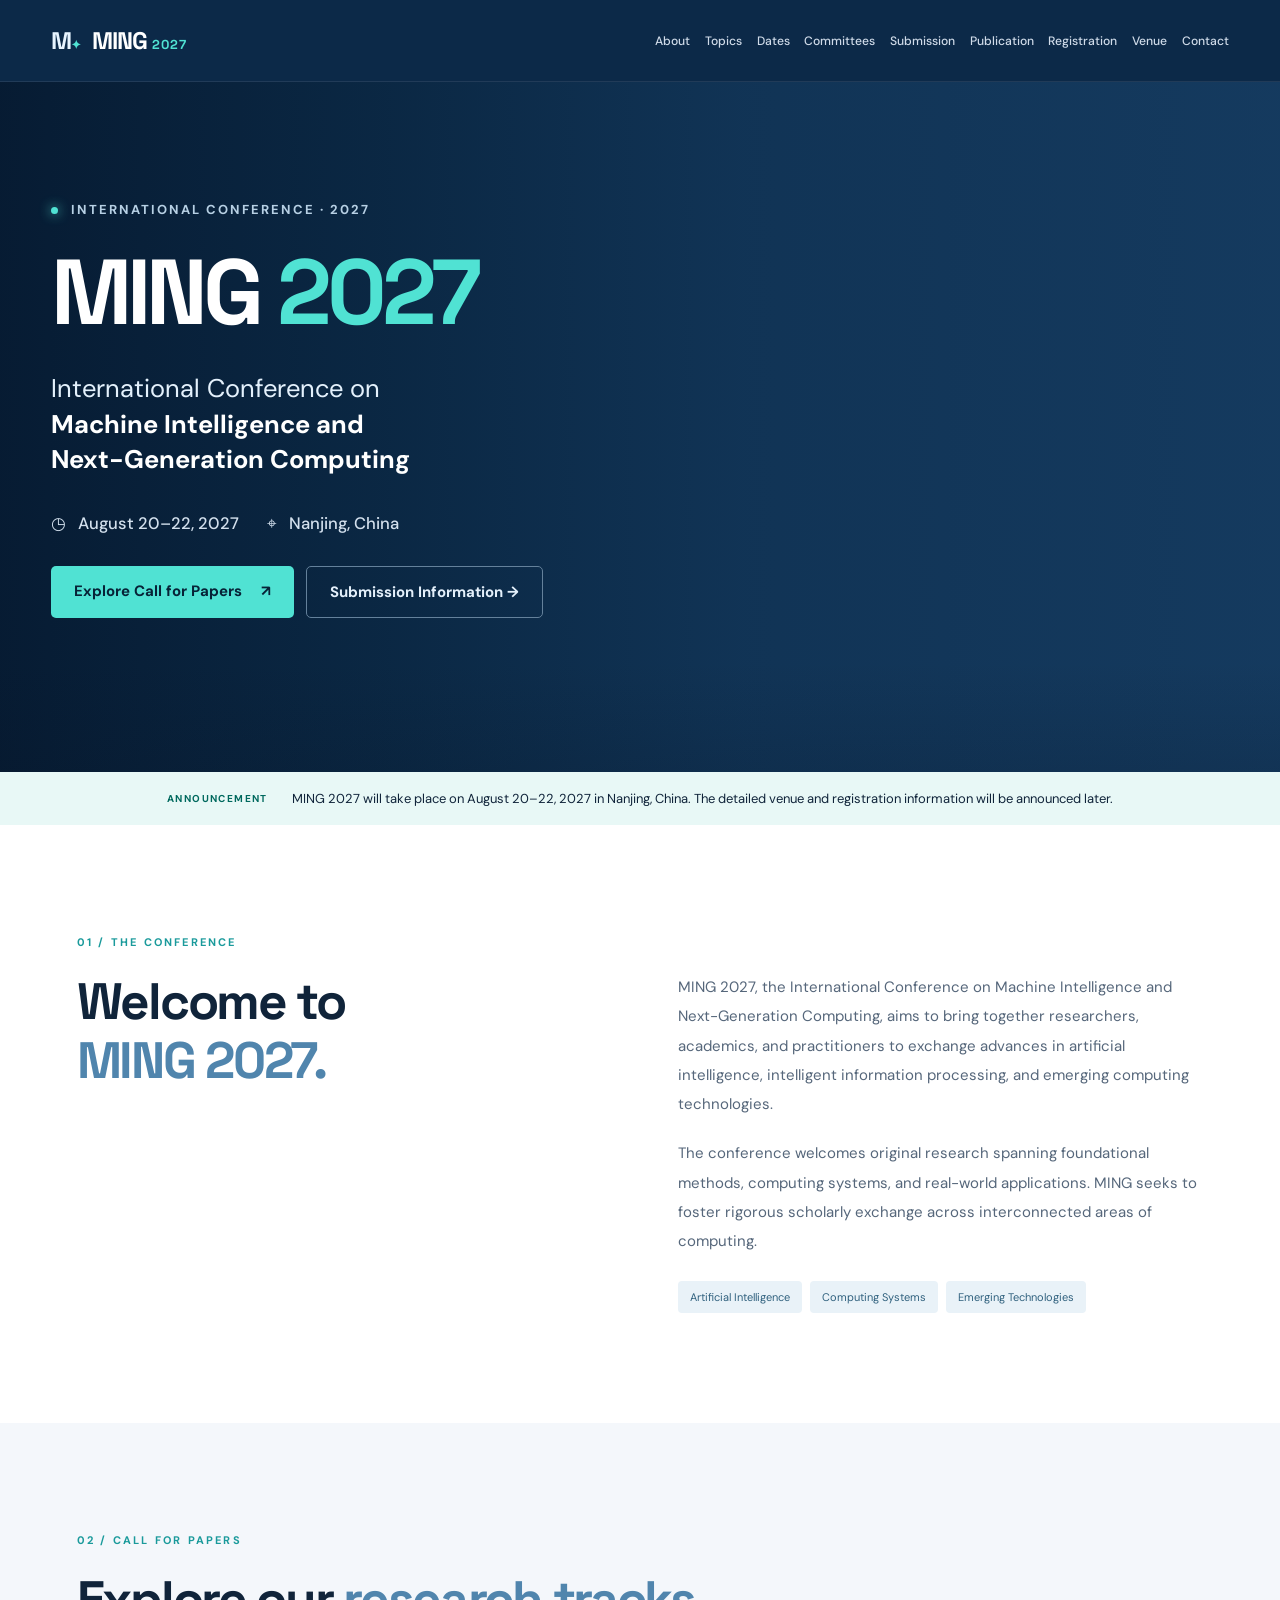
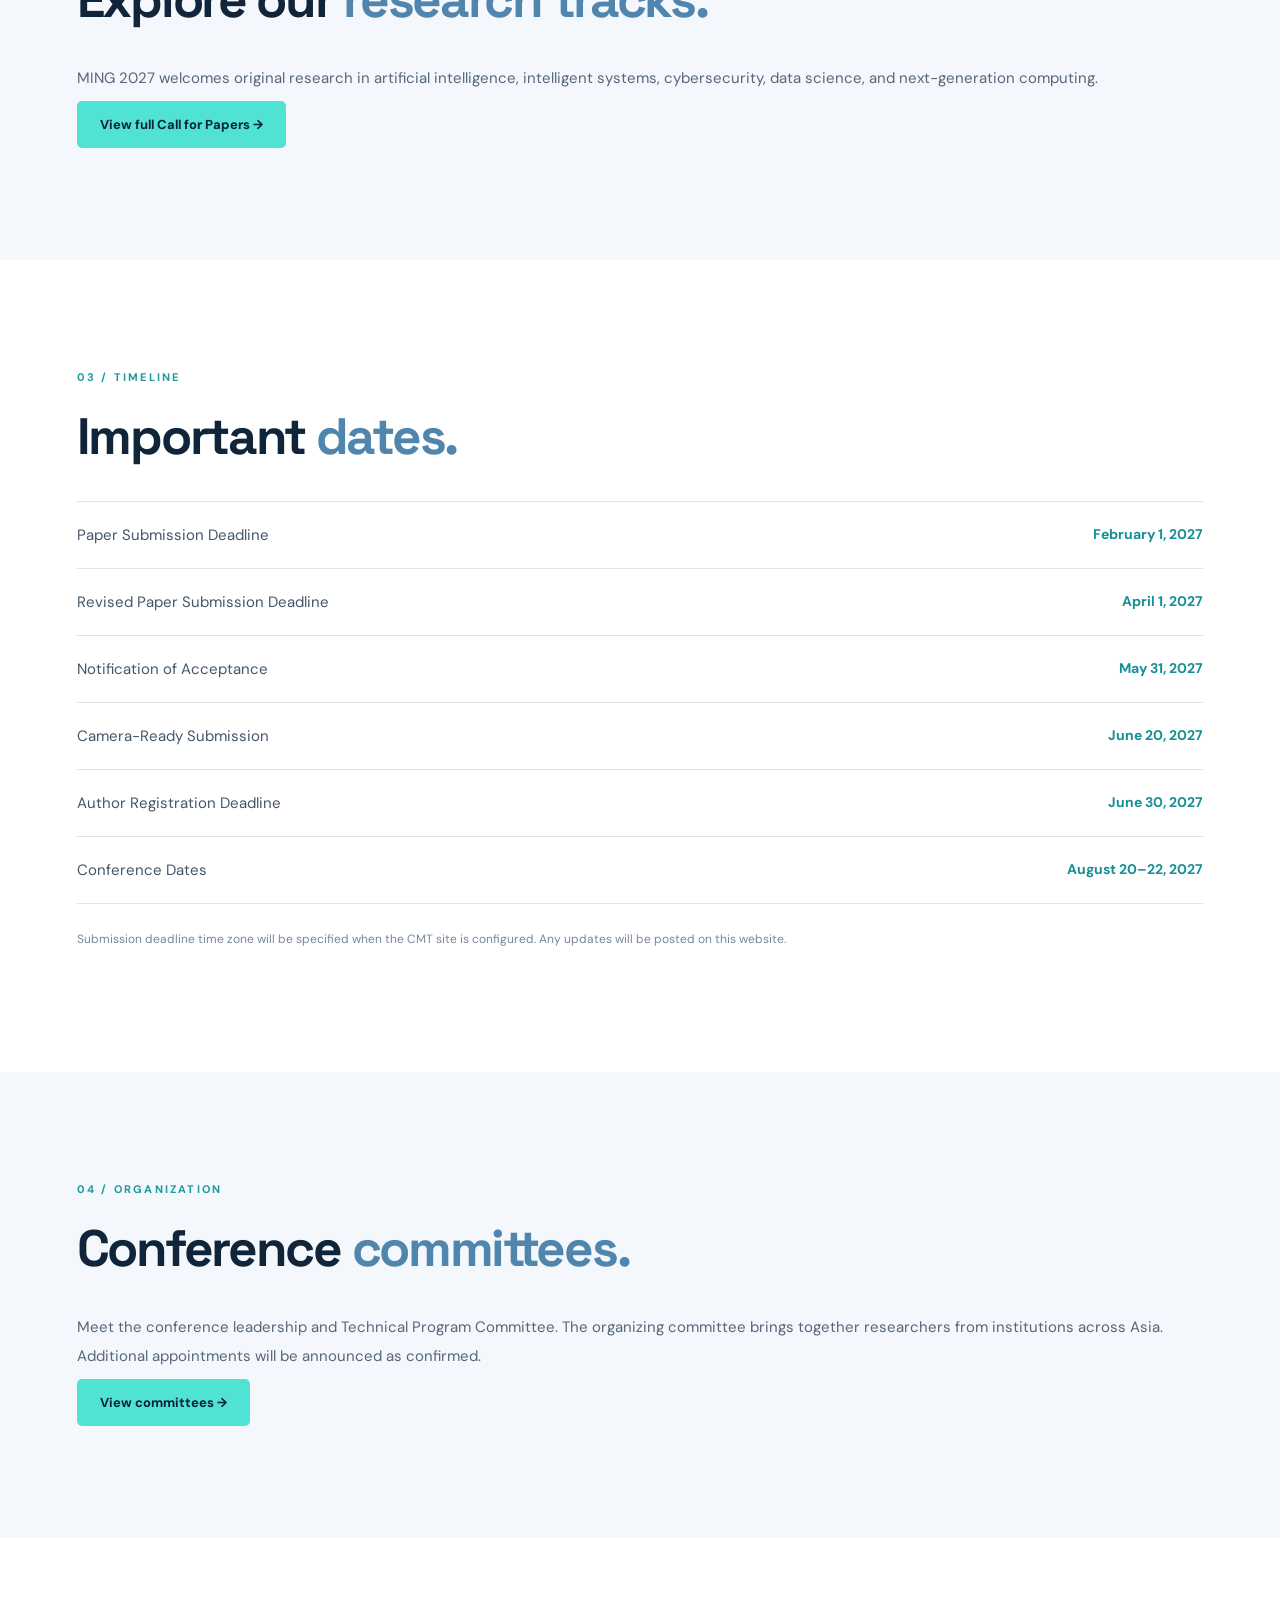
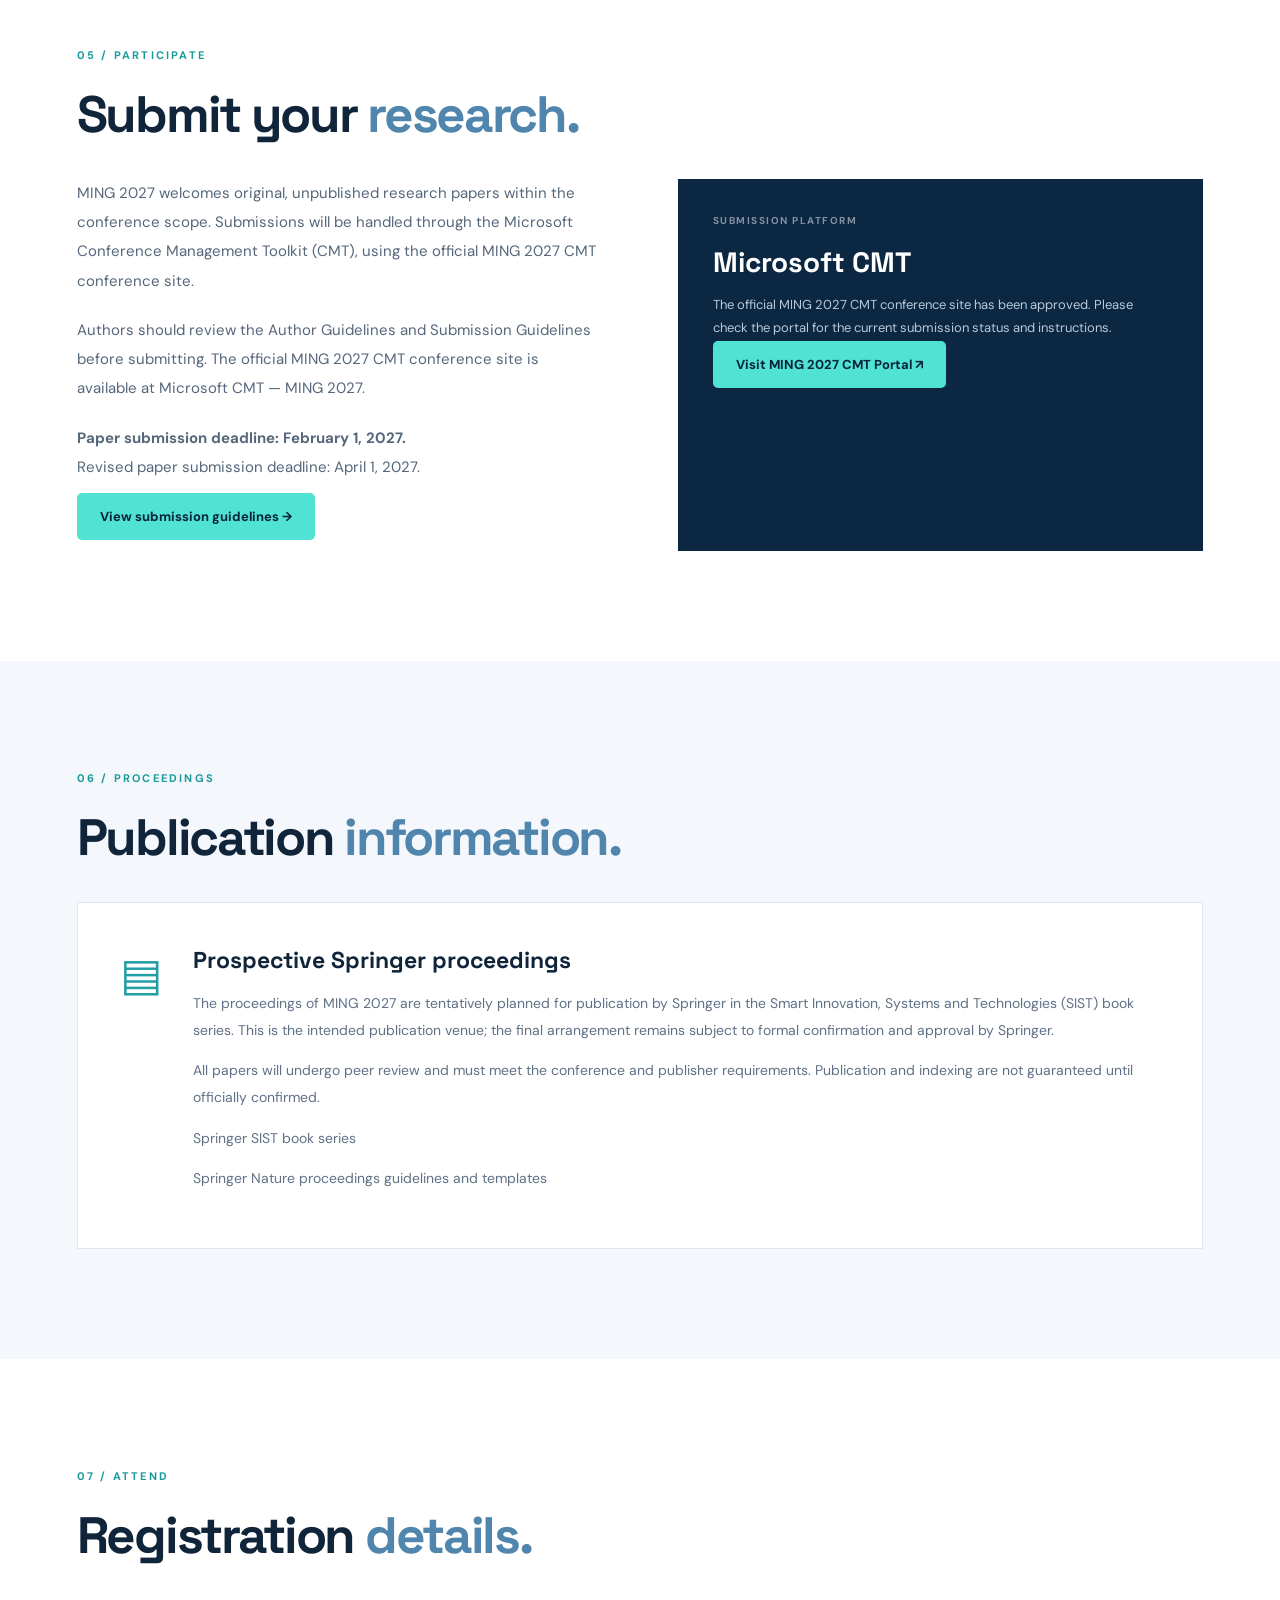
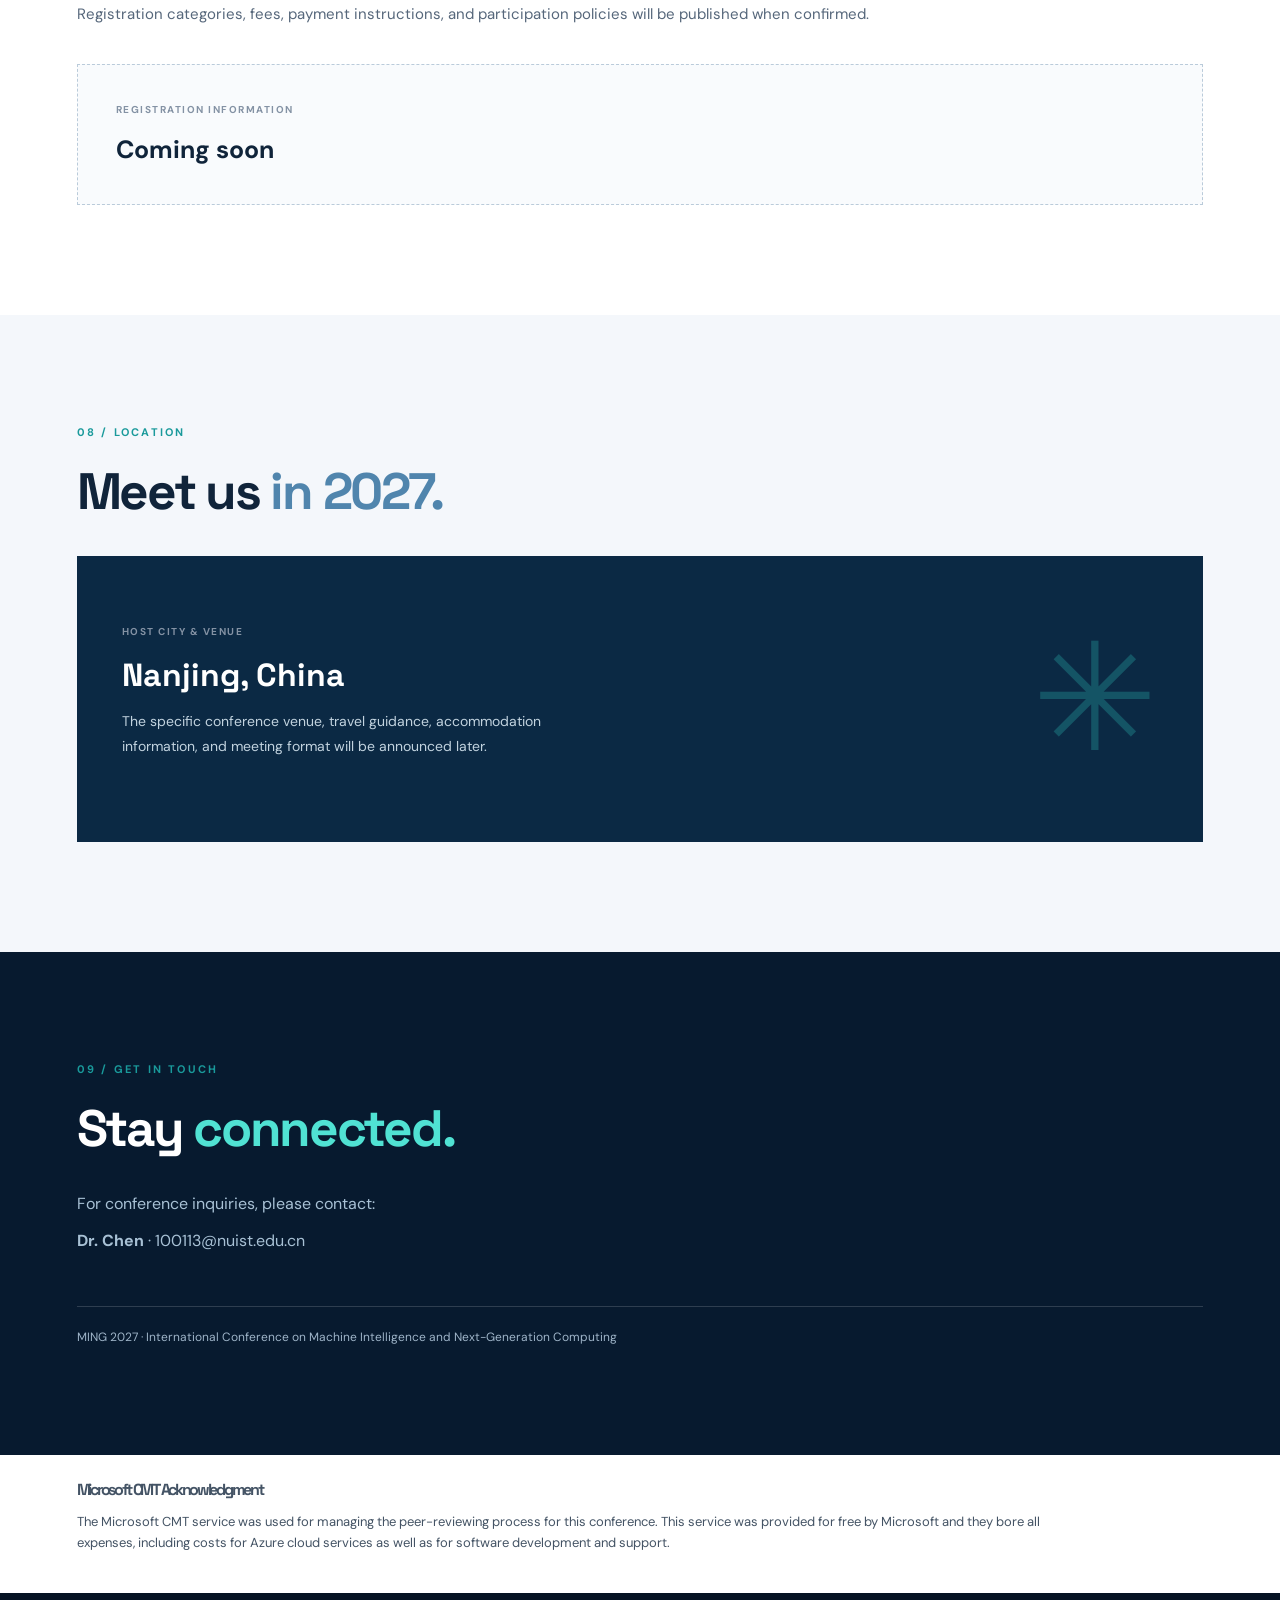
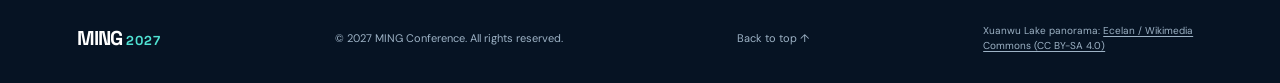
<file: index.html>
<!DOCTYPE html>

<html lang="en"><head><meta charset="utf-8"/><meta content="width=device-width, initial-scale=1" name="viewport"/><meta content="MING 2027 — International Conference on Machine Intelligence and Next-Generation Computing." name="description"/><title>MING 2027 | Machine Intelligence and Next-Generation Computing</title><link href="style.css?v=18" rel="stylesheet"/></head>
<body><header class="nav"><a class="brand" href="#home"><span class="brandmark">M<span>✦</span></span> MING <small>2027</small></a><button aria-expanded="false" aria-label="Toggle menu" class="menu">☰</button><nav id="navigation"><a href="#about">About</a><a href="cfp.html">Topics</a><a href="#dates">Dates</a><a href="committees.html">Committees</a><a href="submission.html">Submission</a><a href="#publication">Publication</a><a href="#registration">Registration</a><a href="#venue">Venue</a><a href="#contact">Contact</a></nav></header>
<main><section class="hero" id="home"><div class="glow one"></div><div class="glow two"></div><div class="hero-layout"><div class="hero-inner"><div class="eyebrow"><span class="dot"></span> INTERNATIONAL CONFERENCE · 2027</div><h1 class="conference-title">MING <em>2027</em></h1><p class="conference-name">International Conference on<br/><strong>Machine Intelligence and<br/>Next-Generation Computing</strong></p><div class="hero-meta"><span>◷   August 20–22, 2027</span><span>⌖   Nanjing, China</span></div><div class="hero-actions"><a class="btn primary" href="cfp.html">Explore Call for Papers <span>↗</span></a><a class="btn secondary" href="#submission">Submission Information →</a></div></div></div></section>
<section class="announcement"><span class="pill">ANNOUNCEMENT</span><p>MING 2027 will take place on August 20–22, 2027 in Nanjing, China. The detailed venue and registration information will be announced later.</p></section>
<section class="section" id="about"><div class="section-tag">01 / THE CONFERENCE</div><div class="split"><div><h2>Welcome to<br/><span>MING 2027.</span></h2></div><div class="copy"><p>MING 2027, the International Conference on Machine Intelligence and Next-Generation Computing, aims to bring together researchers, academics, and practitioners to exchange advances in artificial intelligence, intelligent information processing, and emerging computing technologies.</p><p>The conference welcomes original research spanning foundational methods, computing systems, and real-world applications. MING seeks to foster rigorous scholarly exchange across interconnected areas of computing.</p><div class="chips"><span>Artificial Intelligence</span><span>Computing Systems</span><span>Emerging Technologies</span></div></div></div></section>
<section class="section shaded" id="topics"><div class="section-tag">02 / CALL FOR PAPERS</div><h2>Explore our <span>research tracks.</span></h2><p class="intro">MING 2027 welcomes original research in artificial intelligence, intelligent systems, cybersecurity, data science, and next-generation computing.</p><p><a class="btn primary" href="cfp.html">View full Call for Papers →</a></p></section>
<section class="section" id="dates"><div class="section-tag">03 / TIMELINE</div><h2>Important <span>dates.</span></h2><div class="timeline"><div><span>Paper Submission Deadline</span><strong>February 1, 2027</strong></div><div><span>Revised Paper Submission Deadline</span><strong>April 1, 2027</strong></div><div><span>Notification of Acceptance</span><strong>May 31, 2027</strong></div><div><span>Camera-Ready Submission</span><strong>June 20, 2027</strong></div><div><span>Author Registration Deadline</span><strong>June 30, 2027</strong></div><div><span>Conference Dates</span><strong>August 20–22, 2027</strong></div></div><p class="note">Submission deadline time zone will be specified when the CMT site is configured. Any updates will be posted on this website.</p></section>
<section class="section shaded" id="committees"><div class="section-tag">04 / ORGANIZATION</div><h2>Conference <span>committees.</span></h2><p class="intro">Meet the conference leadership and Technical Program Committee. The organizing committee brings together researchers from institutions across Asia. Additional appointments will be announced as confirmed.</p><p><a class="btn primary" href="committees.html">View committees →</a></p></section>
<section class="section" id="submission"><div class="section-tag">05 / PARTICIPATE</div><h2>Submit your <span>research.</span></h2><div class="split"><div class="copy"><p>MING 2027 welcomes original, unpublished research papers within the conference scope. Submissions will be handled through the Microsoft Conference Management Toolkit (CMT), using the official MING 2027 CMT conference site.</p><p>Authors should review the <a href="submission.html#author-guidelines">Author Guidelines</a> and <a href="submission.html#submission-guidelines">Submission Guidelines</a> before submitting. The official MING 2027 CMT conference site is available at <a href="https://cmt3.research.microsoft.com/MING2027" rel="noopener" target="_blank">Microsoft CMT — MING 2027</a>.</p><p><strong>Paper submission deadline: February 1, 2027.</strong><br/>Revised paper submission deadline: April 1, 2027.</p><p><a class="btn primary" href="submission.html">View submission guidelines →</a></p></div><div class="info-box"><span>SUBMISSION PLATFORM</span><h3>Microsoft CMT</h3><p>The official MING 2027 CMT conference site has been approved. Please check the portal for the current submission status and instructions.</p><a class="btn primary" href="https://cmt3.research.microsoft.com/MING2027" rel="noopener" target="_blank">Visit MING 2027 CMT Portal ↗</a></div></div></section>
<section class="section shaded" id="publication"><div class="section-tag">06 / PROCEEDINGS</div><h2>Publication <span>information.</span></h2><div class="publication-box"><div class="publication-icon">▤</div><div><h3>Prospective Springer proceedings</h3><p>The proceedings of MING 2027 are tentatively planned for publication by Springer in the Smart Innovation, Systems and Technologies (SIST) book series. This is the intended publication venue; the final arrangement remains subject to formal confirmation and approval by Springer.</p><p>All papers will undergo peer review and must meet the conference and publisher requirements. Publication and indexing are not guaranteed until officially confirmed.</p><p><a href="https://link.springer.com/series/8767" rel="noopener noreferrer" target="_blank">Springer SIST book series</a></p><p><a href="https://www.springernature.com/gp/authors/campaigns/conference-proceedings" rel="noopener noreferrer" target="_blank">Springer Nature proceedings guidelines and templates</a></p></div></div></section>
<section class="section" id="registration"><div class="section-tag">07 / ATTEND</div><h2>Registration <span>details.</span></h2><p class="intro">Registration categories, fees, payment instructions, and participation policies will be published when confirmed.</p><div class="placeholder"><span>REGISTRATION INFORMATION</span><strong>Coming soon</strong></div></section>
<section class="section shaded" id="venue"><div class="section-tag">08 / LOCATION</div><h2>Meet us <span>in 2027.</span></h2><div class="venue-box"><div><span>HOST CITY &amp; VENUE</span><h3>Nanjing, China</h3><p>The specific conference venue, travel guidance, accommodation information, and meeting format will be announced later.</p></div><div aria-hidden="true" class="venue-graphic">✳</div></div></section>
<section class="section contact" id="contact"><div class="section-tag">09 / GET IN TOUCH</div><h2>Stay <span>connected.</span></h2><p>For conference inquiries, please contact:</p><p><strong>Dr. Chen</strong> · <a href="mailto:100113@nuist.edu.cn">100113@nuist.edu.cn</a></p><div class="contact-line">MING 2027 · International Conference on Machine Intelligence and Next-Generation Computing</div></section><section aria-label="Microsoft CMT acknowledgment" class="section cmt-note"><h2>Microsoft CMT Acknowledgment</h2><p>The Microsoft CMT service was used for managing the peer-reviewing process for this conference. This service was provided for free by Microsoft and they bore all expenses, including costs for Azure cloud services as well as for software development and support.</p></section></main>
<footer><a class="brand" href="#home">MING <small>2027</small></a><span>© 2027 MING Conference. All rights reserved.</span><a href="#home">Back to top ↑</a><small class="photo-credit">Xuanwu Lake panorama: <a href="https://commons.wikimedia.org/wiki/File:Nanjing_-_Skyline_from_Xuanwu_Lake.jpg" rel="noopener" target="_blank">Ecelan / Wikimedia Commons (CC BY-SA 4.0)</a></small></footer><script src="script.js"></script></body></html>
</file>
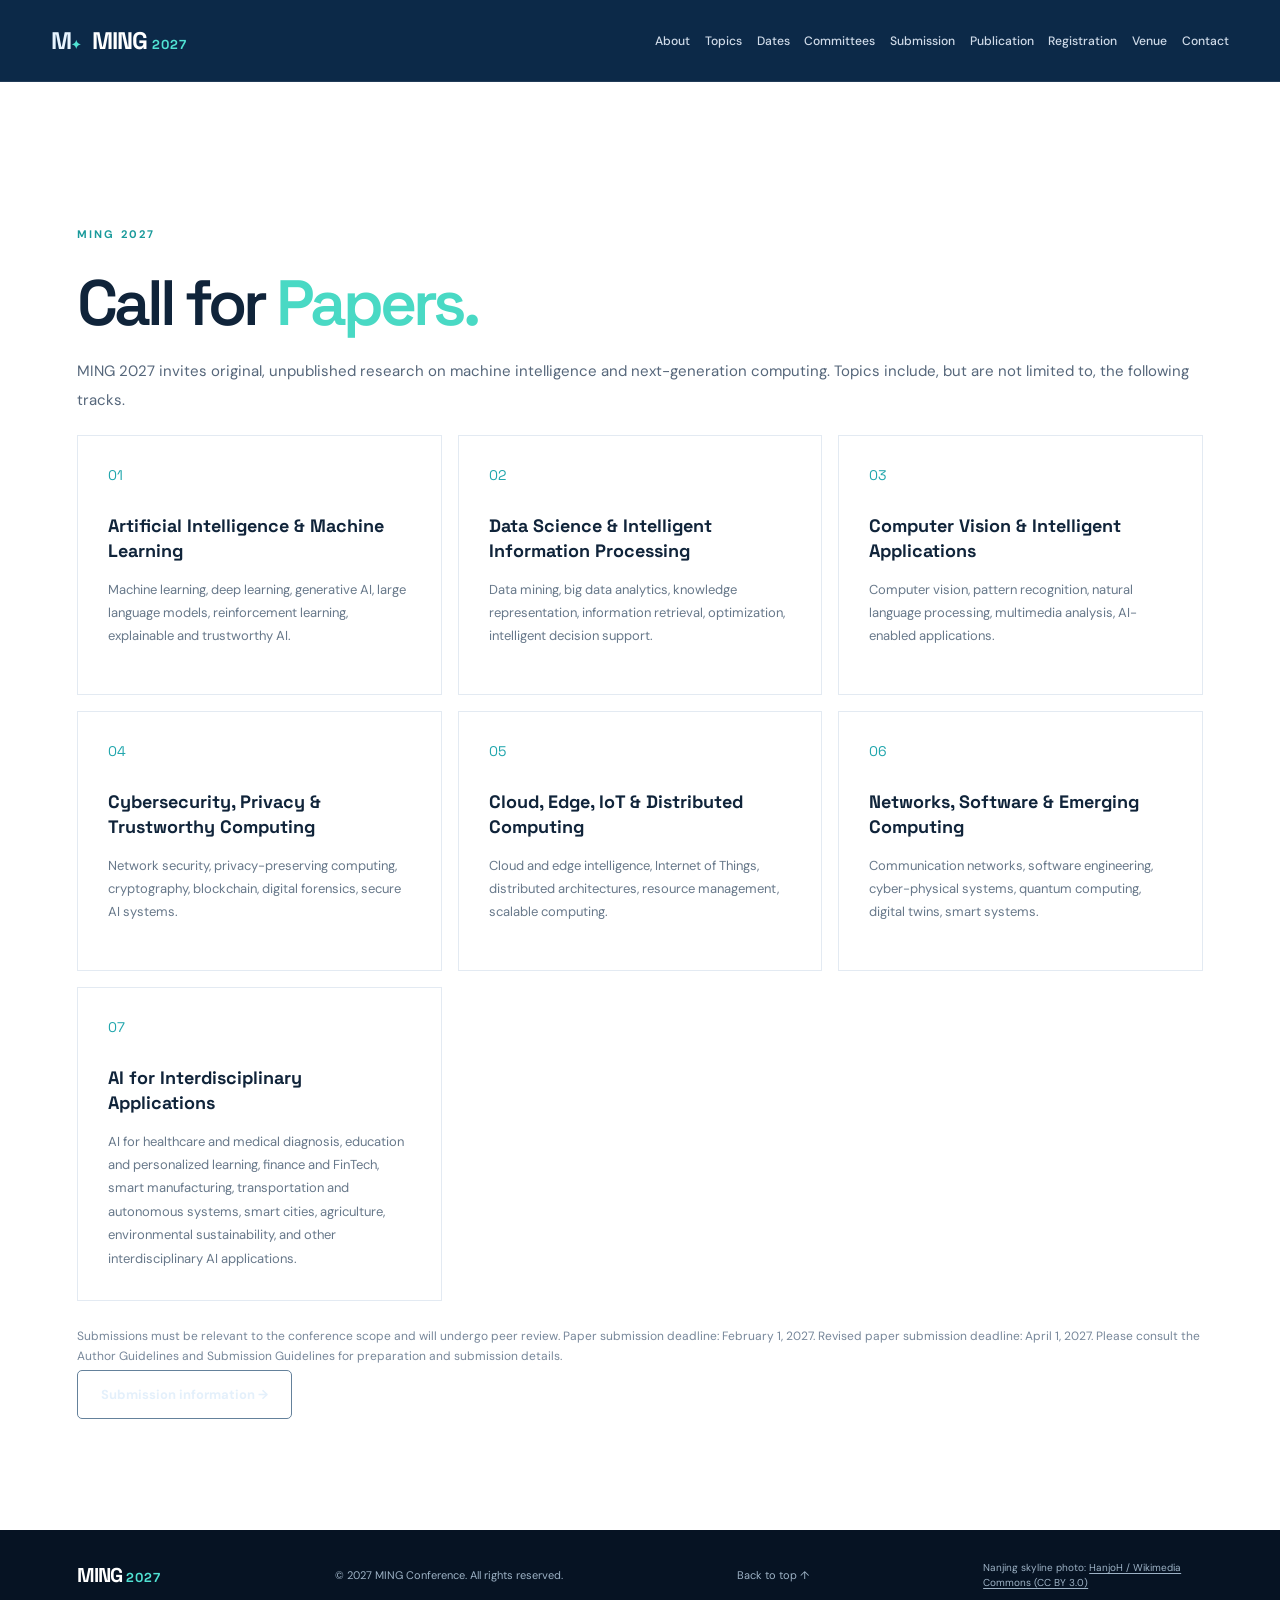
<file: cfp.html>
<!DOCTYPE html>
<html lang="en"><head><meta charset="utf-8"/><meta content="width=device-width, initial-scale=1" name="viewport"/><meta content="MING 2027 — International Conference on Machine Intelligence and Next-Generation Computing" name="description"/><link href="style.css?v=16" rel="stylesheet"/><title>Call for Papers | MING 2027</title></head><body><header class="nav"><a class="brand" href="index.html#home"><span class="brandmark">M<span>✦</span></span> MING <small>2027</small></a><button aria-expanded="false" aria-label="Toggle menu" class="menu">☰</button><nav id="navigation"><a href="index.html#about">About</a><a href="cfp.html">Topics</a><a href="index.html#dates">Dates</a><a href="committees.html">Committees</a><a href="submission.html">Submission</a><a href="index.html#publication">Publication</a><a href="index.html#registration">Registration</a><a href="index.html#venue">Venue</a><a href="index.html#contact">Contact</a></nav></header><main><section class="section" style="padding-top:145px;min-height:75vh"><div class="section-tag">MING 2027</div><h1 style="font-size:clamp(2.2rem,5vw,4rem);margin-bottom:18px">Call for <span style="color:#49d9c4">Papers.</span></h1><p class="intro">MING 2027 invites original, unpublished research on machine intelligence and next-generation computing. Topics include, but are not limited to, the following tracks.</p><div class="grid"><article class="card"><div class="number">01</div><h3>Artificial Intelligence &amp; Machine Learning</h3><p>Machine learning, deep learning, generative AI, large language models, reinforcement learning, explainable and trustworthy AI.</p></article><article class="card"><div class="number">02</div><h3>Data Science &amp; Intelligent Information Processing</h3><p>Data mining, big data analytics, knowledge representation, information retrieval, optimization, intelligent decision support.</p></article><article class="card"><div class="number">03</div><h3>Computer Vision &amp; Intelligent Applications</h3><p>Computer vision, pattern recognition, natural language processing, multimedia analysis, AI-enabled applications.</p></article><article class="card"><div class="number">04</div><h3>Cybersecurity, Privacy &amp; Trustworthy Computing</h3><p>Network security, privacy-preserving computing, cryptography, blockchain, digital forensics, secure AI systems.</p></article><article class="card"><div class="number">05</div><h3>Cloud, Edge, IoT &amp; Distributed Computing</h3><p>Cloud and edge intelligence, Internet of Things, distributed architectures, resource management, scalable computing.</p></article><article class="card"><div class="number">06</div><h3>Networks, Software &amp; Emerging Computing</h3><p>Communication networks, software engineering, cyber-physical systems, quantum computing, digital twins, smart systems.</p></article><article class="card"><div class="number">07</div><h3>AI for Interdisciplinary Applications</h3><p>AI for healthcare and medical diagnosis, education and personalized learning, finance and FinTech, smart manufacturing, transportation and autonomous systems, smart cities, agriculture, environmental sustainability, and other interdisciplinary AI applications.</p></article></div><p class="note">Submissions must be relevant to the conference scope and will undergo peer review. Paper submission deadline: February 1, 2027. Revised paper submission deadline: April 1, 2027. Please consult the Author Guidelines and Submission Guidelines for preparation and submission details.</p><p><a class="btn secondary" href="submission.html">Submission information →</a></p></section></main><footer><a class="brand" href="index.html#home">MING <small>2027</small></a><span>© 2027 MING Conference. All rights reserved.</span><a href="index.html#home">Back to top ↑</a><small class="photo-credit">Nanjing skyline photo: <a href="https://commons.wikimedia.org/wiki/File:Nanjing_Skyline_2010.jpg" rel="noopener" target="_blank">HanjoH / Wikimedia Commons (CC BY 3.0)</a></small></footer><script src="script.js"></script></body></html>
</file>
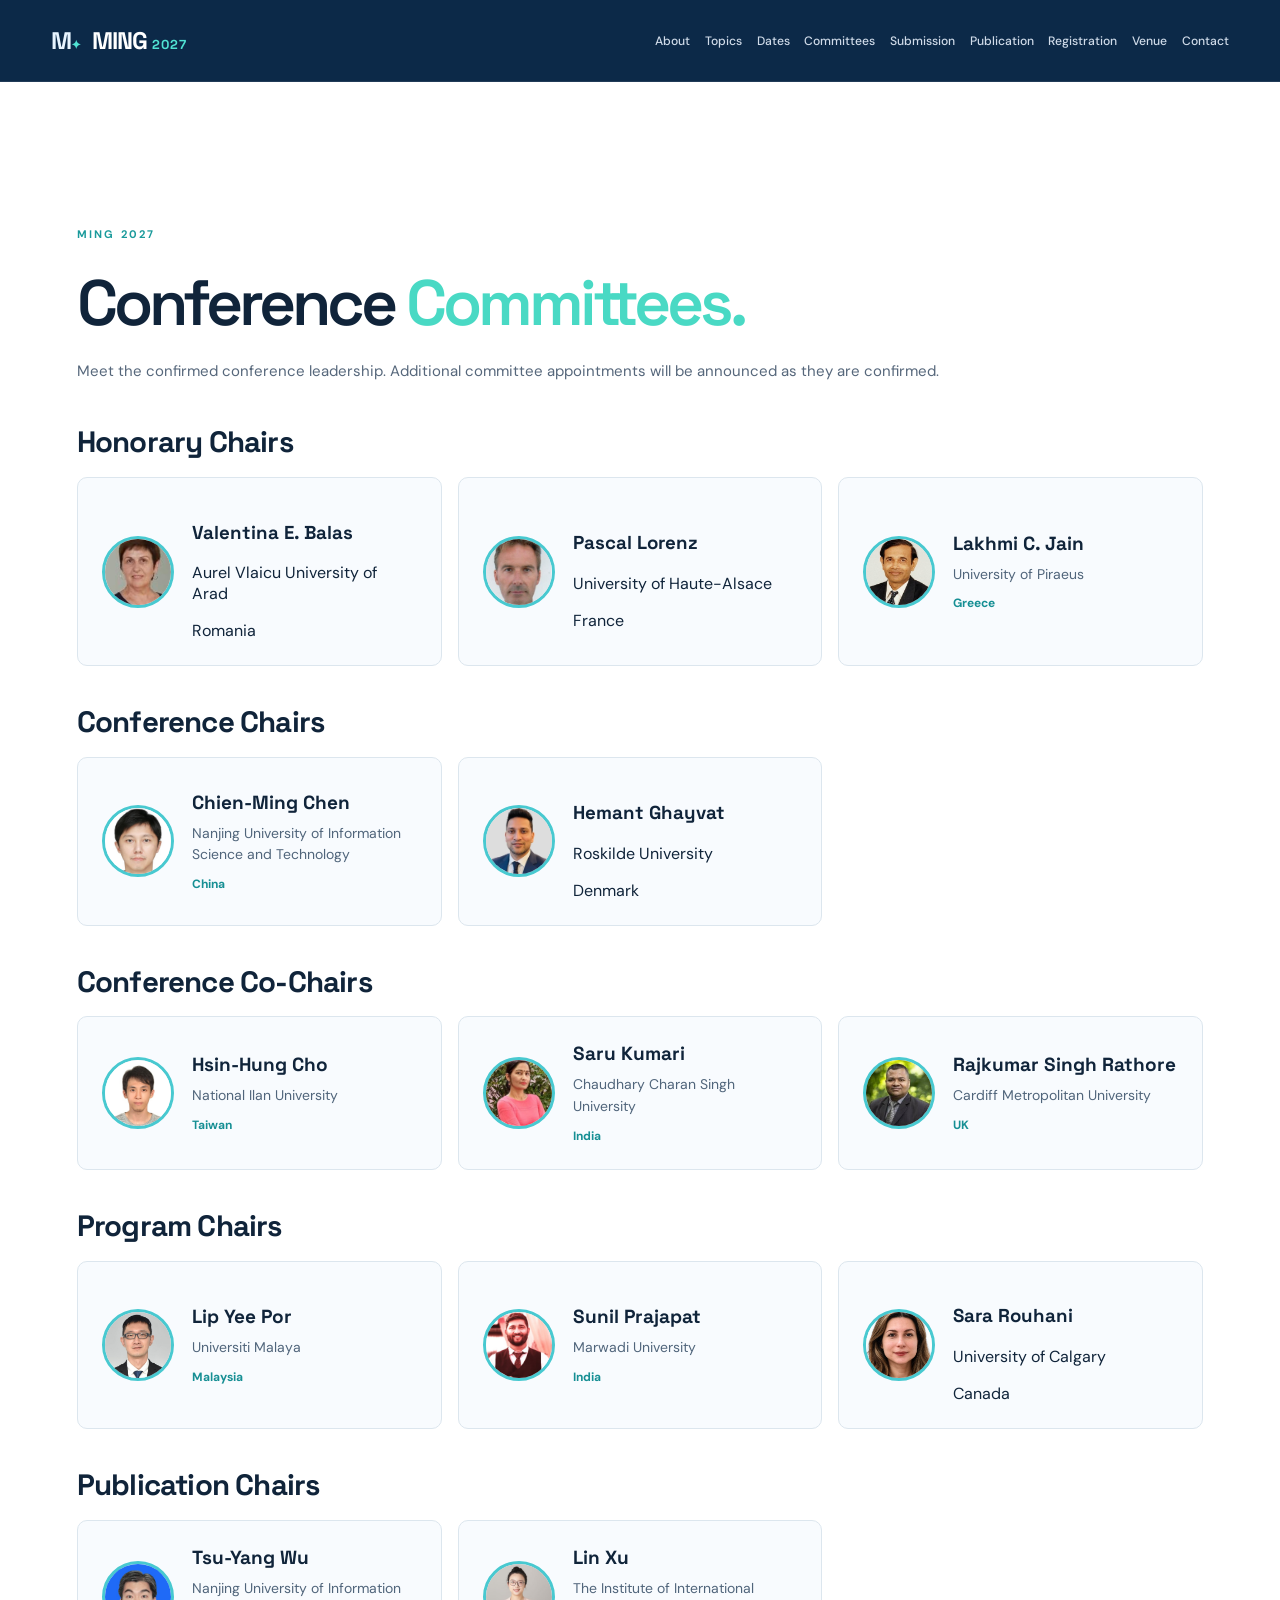
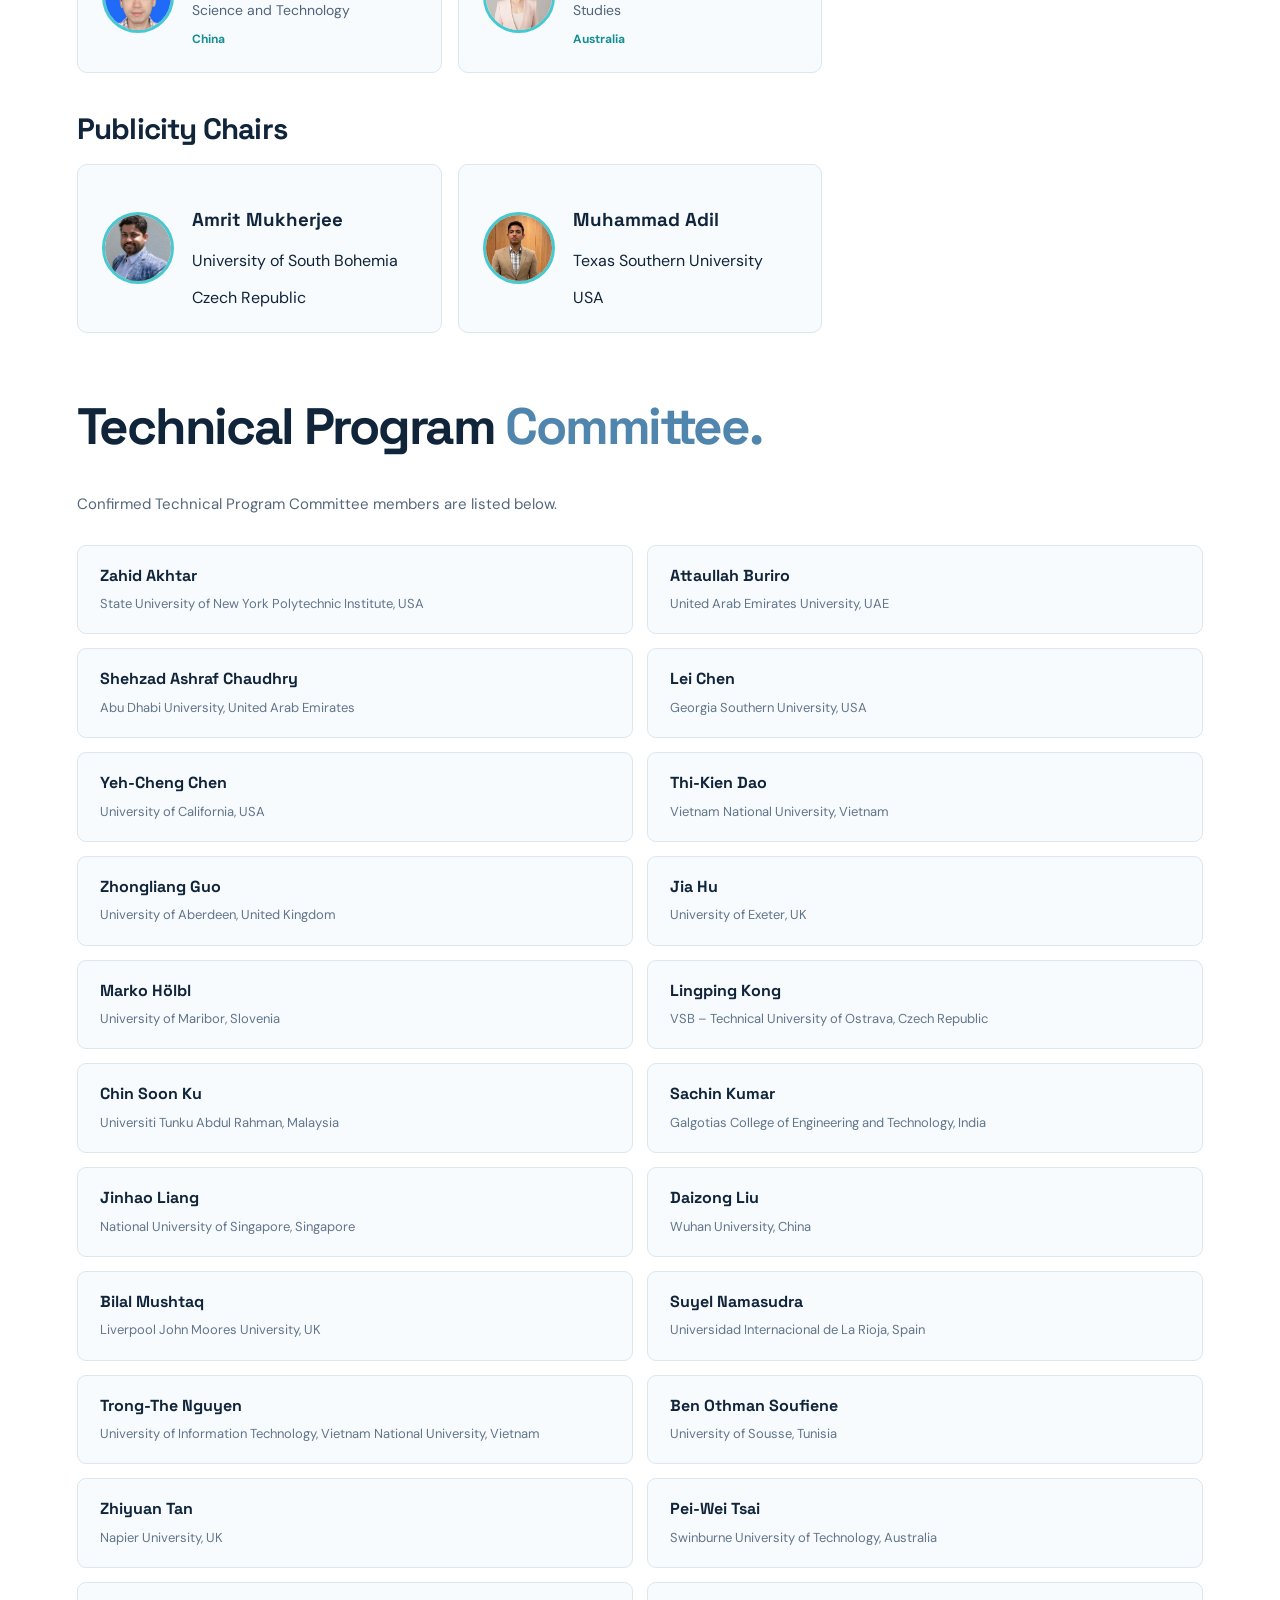
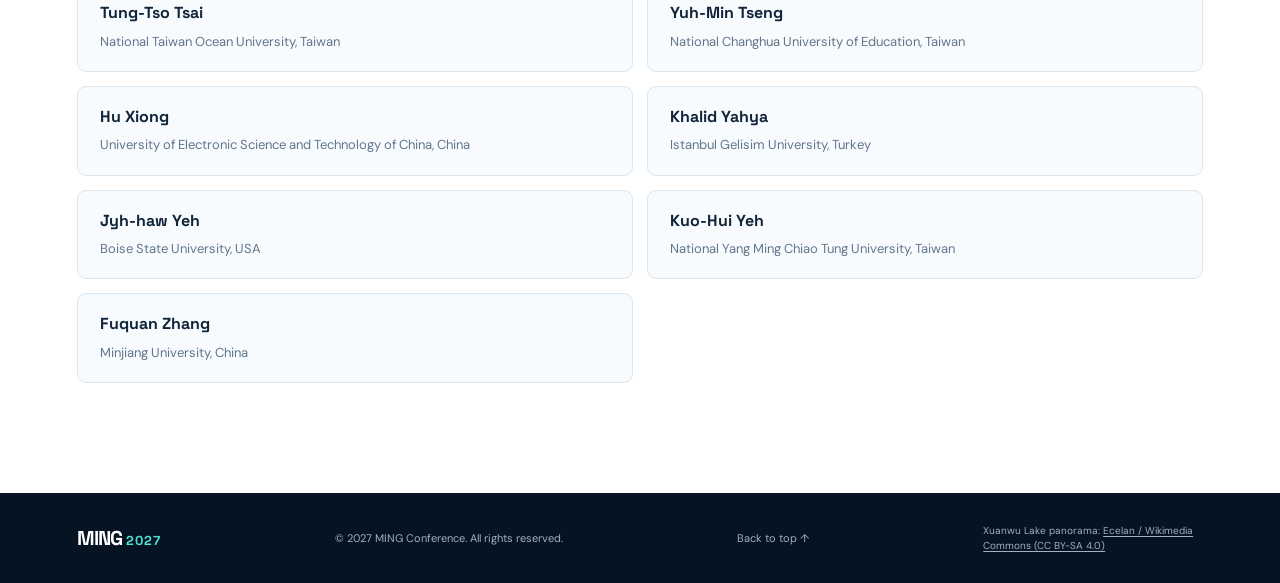
<file: committees.html>
<!DOCTYPE html>

<html lang="en"><head><meta charset="utf-8"/><meta content="width=device-width, initial-scale=1" name="viewport"/><meta content="MING 2027 — International Conference on Machine Intelligence and Next-Generation Computing" name="description"/><link href="style.css?v=16" rel="stylesheet"/><title>Committees | MING 2027</title></head><body><header class="nav"><a class="brand" href="index.html#home"><span class="brandmark">M<span>✦</span></span> MING <small>2027</small></a><button aria-expanded="false" aria-label="Toggle menu" class="menu">☰</button><nav id="navigation"><a href="index.html#about">About</a><a href="cfp.html">Topics</a><a href="index.html#dates">Dates</a><a href="committees.html">Committees</a><a href="submission.html">Submission</a><a href="index.html#publication">Publication</a><a href="index.html#registration">Registration</a><a href="index.html#venue">Venue</a><a href="index.html#contact">Contact</a></nav></header><main><section class="section" style="padding-top:145px;min-height:75vh"><div class="section-tag">MING 2027</div><h1 style="font-size:clamp(2.2rem,5vw,4rem);margin-bottom:18px">Conference <span style="color:#49d9c4">Committees.</span></h1><p class="intro">Meet the confirmed conference leadership. Additional committee appointments will be announced as they are confirmed.</p><section class="chair-group"><h2>Honorary Chairs</h2><div class="chair-cards"><article class="chair-card"><img alt="Portrait of Valentina E. Balas" class="chair-avatar chair-photo" loading="lazy" src="assets/chairs/valentina-e-balas.jpg"/><div><h3>Valentina E. Balas</h3><p>Aurel Vlaicu University of Arad</p><span>Romania</span></div></article><article class="chair-card"><img alt="Portrait of Pascal Lorenz" class="chair-avatar chair-photo" loading="lazy" src="assets/chairs/pascal-lorenz.jpg"/><div><h3>Pascal Lorenz</h3><p>University of Haute-Alsace</p><span>France</span></div></article><article class="chair-card"><img alt="Portrait of Lakhmi C. Jain" class="chair-avatar chair-photo" loading="lazy" src="assets/chairs/lakhmi-c-jain.jpg"/><div class="chair-detail"><h3>Lakhmi C. Jain</h3><p>University of Piraeus</p><span>Greece</span></div></article></div></section><section class="chair-group"><h2>Conference Chairs</h2><div class="chair-cards"><article class="chair-card"><img alt="Portrait of Chien Ming Chen" class="chair-avatar chair-photo" loading="lazy" src="assets/chairs/chien-ming-chen.jpg"/><div class="chair-detail"><h3>Chien-Ming Chen</h3><p>Nanjing University of Information Science and Technology</p><span>China</span></div></article><article class="chair-card"><img alt="Portrait of Hemant Ghayvat" class="chair-avatar chair-photo" loading="lazy" src="assets/chairs/hemant-ghayvat.jpg"/><div><h3>Hemant Ghayvat</h3><p>Roskilde University</p><span>Denmark</span></div></article></div></section><section class="chair-group"><h2>Conference Co-Chairs</h2><div class="chair-cards"><article class="chair-card"><img alt="Portrait of Hsin-Hung Cho" class="chair-avatar chair-photo" loading="lazy" src="assets/chairs/hsin-hung-cho.jpg"/><div class="chair-detail"><h3>Hsin-Hung Cho</h3><p>National Ilan University</p><span>Taiwan</span></div></article><article class="chair-card"><img alt="Portrait of Saru Kumari" class="chair-avatar chair-photo" loading="lazy" src="assets/chairs/saru-kumari.jpg"/><div class="chair-detail"><h3>Saru Kumari</h3><p>Chaudhary Charan Singh University</p><span>India</span></div></article><article class="chair-card"><img alt="Portrait of Rajkumar Singh Rathore" class="chair-avatar chair-photo" loading="lazy" src="assets/chairs/rajkumar-singh-rathore.jpg"/><div class="chair-detail"><h3>Rajkumar Singh Rathore</h3><p>Cardiff Metropolitan University</p><span>UK</span></div></article></div></section><section class="chair-group"><h2>Program Chairs</h2><div class="chair-cards"><article class="chair-card"><img alt="Portrait of Lip Yee Por" class="chair-avatar chair-photo" loading="lazy" src="assets/chairs/lip-yee-por.jpg"/><div class="chair-detail"><h3>Lip Yee Por</h3><p>Universiti Malaya</p><span>Malaysia</span></div></article><article class="chair-card"><img alt="Portrait of Sunil Prajapat" class="chair-avatar chair-photo" loading="lazy" src="assets/chairs/sunil-prajapat.jpg"/><div class="chair-detail"><h3>Sunil Prajapat</h3><p>Marwadi University</p><span>India</span></div></article><article class="chair-card"><img alt="Portrait of Sara Rouhani" class="chair-avatar chair-photo" loading="lazy" src="assets/chairs/sara-rouhani.jpg"/><div><h3>Sara Rouhani</h3><p>University of Calgary</p><span>Canada</span></div></article></div></section><section class="chair-group"><h2>Publication Chairs</h2><div class="chair-cards"><article class="chair-card"><img alt="Portrait of Tsu Yang Wu" class="chair-avatar chair-photo" loading="lazy" src="assets/chairs/tsu-yang-wu.jpg"/><div class="chair-detail"><h3>Tsu-Yang Wu</h3><p>Nanjing University of Information Science and Technology</p><span>China</span></div></article><article class="chair-card"><img alt="Portrait of Lin Xu" class="chair-avatar chair-photo" loading="lazy" src="assets/chairs/lin-xu.jpg"/><div class="chair-detail"><h3>Lin Xu</h3><p>The Institute of International Studies</p><span>Australia</span></div></article></div></section><section class="chair-group"><h2>Publicity Chairs</h2><div class="chair-cards"><article class="chair-card"><img alt="Portrait of Amrit Mukherjee" class="chair-avatar chair-photo" loading="lazy" src="assets/chairs/amrit-mukherjee.jpg"/><div><h3>Amrit Mukherjee</h3><p>University of South Bohemia</p><span>Czech Republic</span></div></article><article class="chair-card"><img alt="Portrait of Muhammad Adil" class="chair-avatar chair-photo" loading="lazy" src="assets/chairs/muhammad-adil.jpg"/><div><h3>Muhammad Adil</h3><p>Texas Southern University</p><span>USA</span></div></article></div></section><h2 style="margin-top:65px">Technical Program <span>Committee.</span></h2><p class="intro">Confirmed Technical Program Committee members are listed below.</p><div class="tpc-list"><article class="tpc-member"><h3>Zahid Akhtar</h3><p>State University of New York Polytechnic Institute, USA</p></article><article class="tpc-member"><h3>Attaullah Buriro</h3><p>United Arab Emirates University, UAE</p></article><article class="tpc-member"><h3>Shehzad Ashraf Chaudhry</h3><p>Abu Dhabi University, United Arab Emirates</p></article><article class="tpc-member"><h3>Lei Chen</h3><p>Georgia Southern University, USA</p></article><article class="tpc-member"><h3>Yeh-Cheng Chen</h3><p>University of California, USA</p></article><article class="tpc-member"><h3>Thi-Kien Dao</h3><p>Vietnam National University, Vietnam</p></article><article class="tpc-member"><h3>Zhongliang Guo</h3><p>University of Aberdeen, United Kingdom</p></article><article class="tpc-member"><h3>Jia Hu</h3><p>University of Exeter, UK</p></article><article class="tpc-member"><h3>Marko Hölbl</h3><p>University of Maribor, Slovenia</p></article><article class="tpc-member"><h3>Lingping Kong</h3><p>VSB – Technical University of Ostrava, Czech Republic</p></article><article class="tpc-member"><h3>Chin Soon Ku</h3><p>Universiti Tunku Abdul Rahman, Malaysia</p></article><article class="tpc-member"><h3>Sachin Kumar</h3><p>Galgotias College of Engineering and Technology, India</p></article><article class="tpc-member"><h3>Jinhao Liang</h3><p>National University of Singapore, Singapore</p></article><article class="tpc-member"><h3>Daizong Liu</h3><p>Wuhan University, China</p></article><article class="tpc-member"><h3>Bilal Mushtaq</h3><p>Liverpool John Moores University, UK</p></article><article class="tpc-member"><h3>Suyel Namasudra</h3><p>Universidad Internacional de La Rioja, Spain</p></article><article class="tpc-member"><h3>Trong-The Nguyen</h3><p>University of Information Technology, Vietnam National University, Vietnam</p></article><article class="tpc-member"><h3>Ben Othman Soufiene</h3><p>University of Sousse, Tunisia</p></article><article class="tpc-member"><h3>Zhiyuan Tan</h3><p>Napier University, UK</p></article><article class="tpc-member"><h3>Pei-Wei Tsai</h3><p>Swinburne University of Technology, Australia</p></article><article class="tpc-member"><h3>Tung-Tso Tsai</h3><p>National Taiwan Ocean University, Taiwan</p></article><article class="tpc-member"><h3>Yuh-Min Tseng</h3><p>National Changhua University of Education, Taiwan</p></article><article class="tpc-member"><h3>Hu Xiong</h3><p>University of Electronic Science and Technology of China, China</p></article><article class="tpc-member"><h3>Khalid Yahya</h3><p>Istanbul Gelisim University, Turkey</p></article><article class="tpc-member"><h3>Jyh-haw Yeh</h3><p>Boise State University, USA</p></article><article class="tpc-member"><h3>Kuo-Hui Yeh</h3><p>National Yang Ming Chiao Tung University, Taiwan</p></article><article class="tpc-member"><h3>Fuquan Zhang</h3><p>Minjiang University, China</p></article></div></section></main><footer><a class="brand" href="index.html#home">MING <small>2027</small></a><span>© 2027 MING Conference. All rights reserved.</span><a href="index.html#home">Back to top ↑</a><small class="photo-credit">Xuanwu Lake panorama: <a href="https://commons.wikimedia.org/wiki/File:Nanjing_-_Skyline_from_Xuanwu_Lake.jpg" rel="noopener" target="_blank">Ecelan / Wikimedia Commons (CC BY-SA 4.0)</a></small></footer><script src="script.js"></script></body></html>
</file>
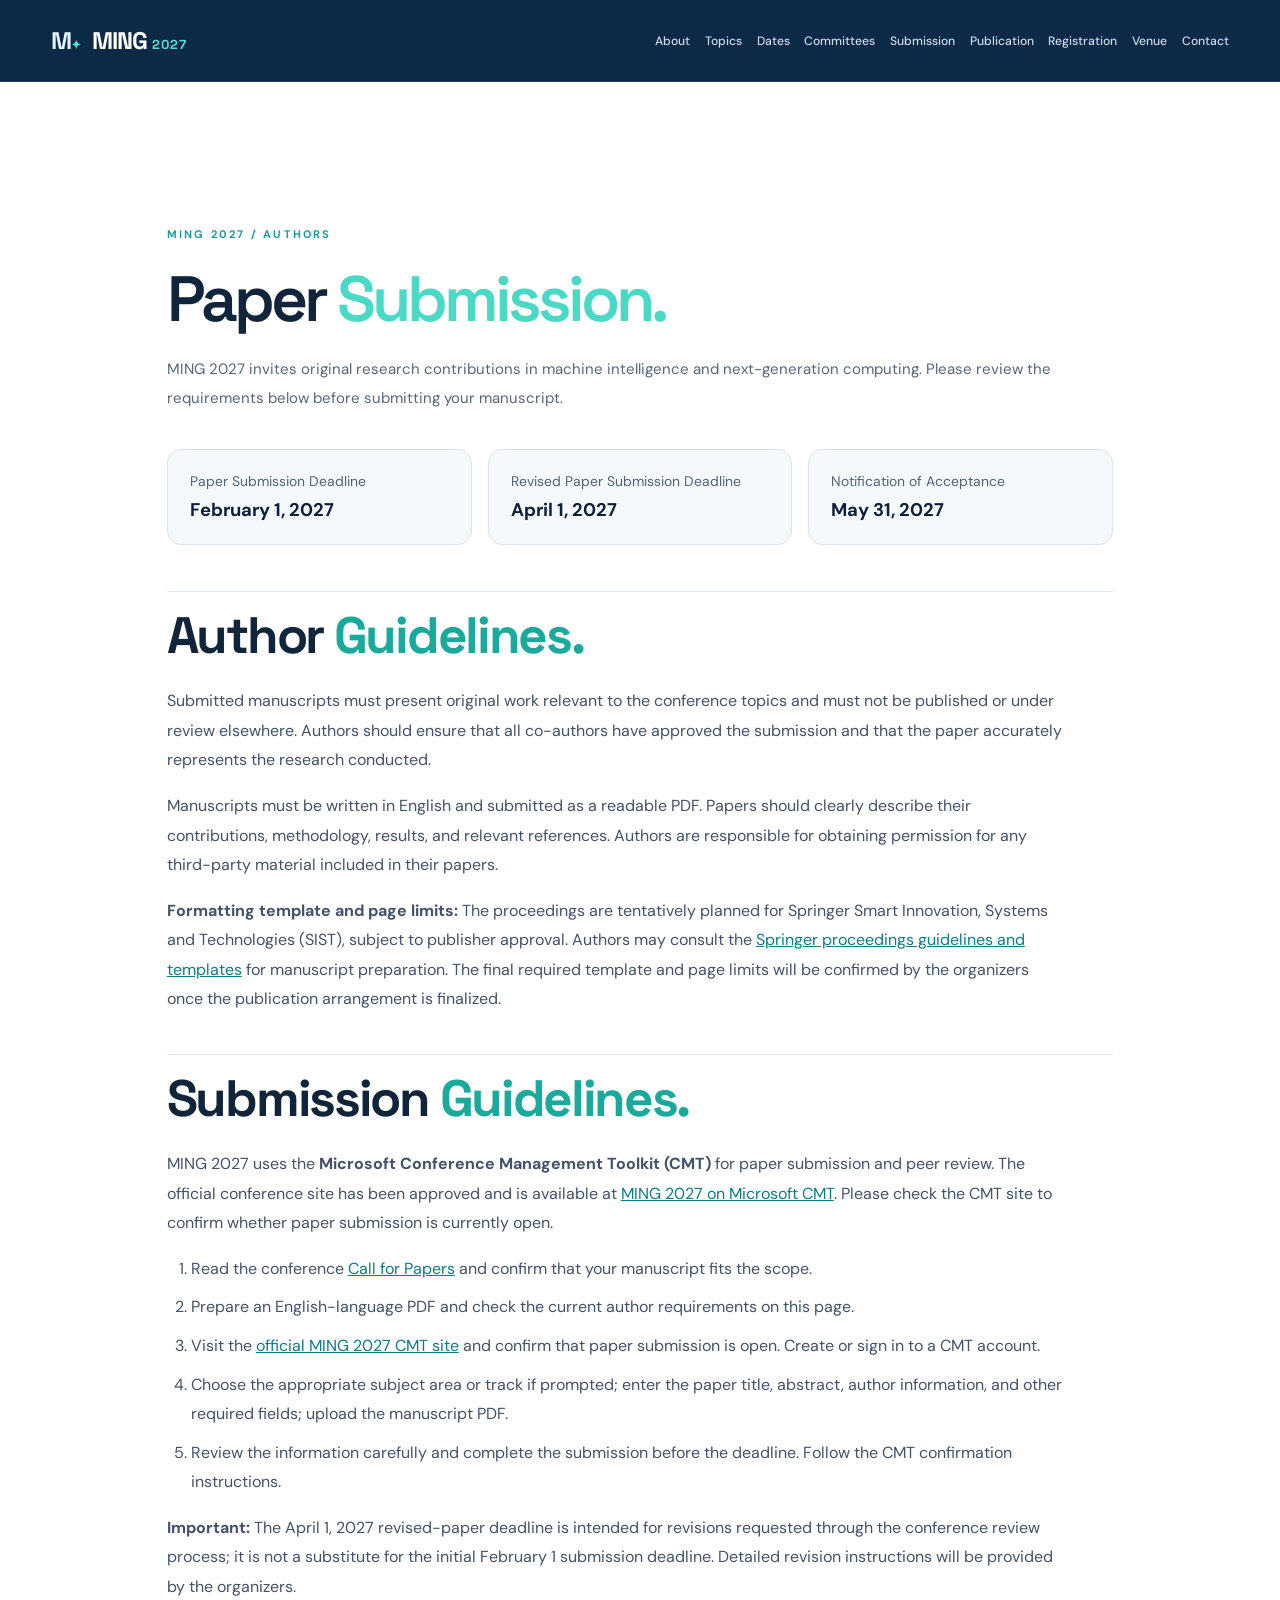
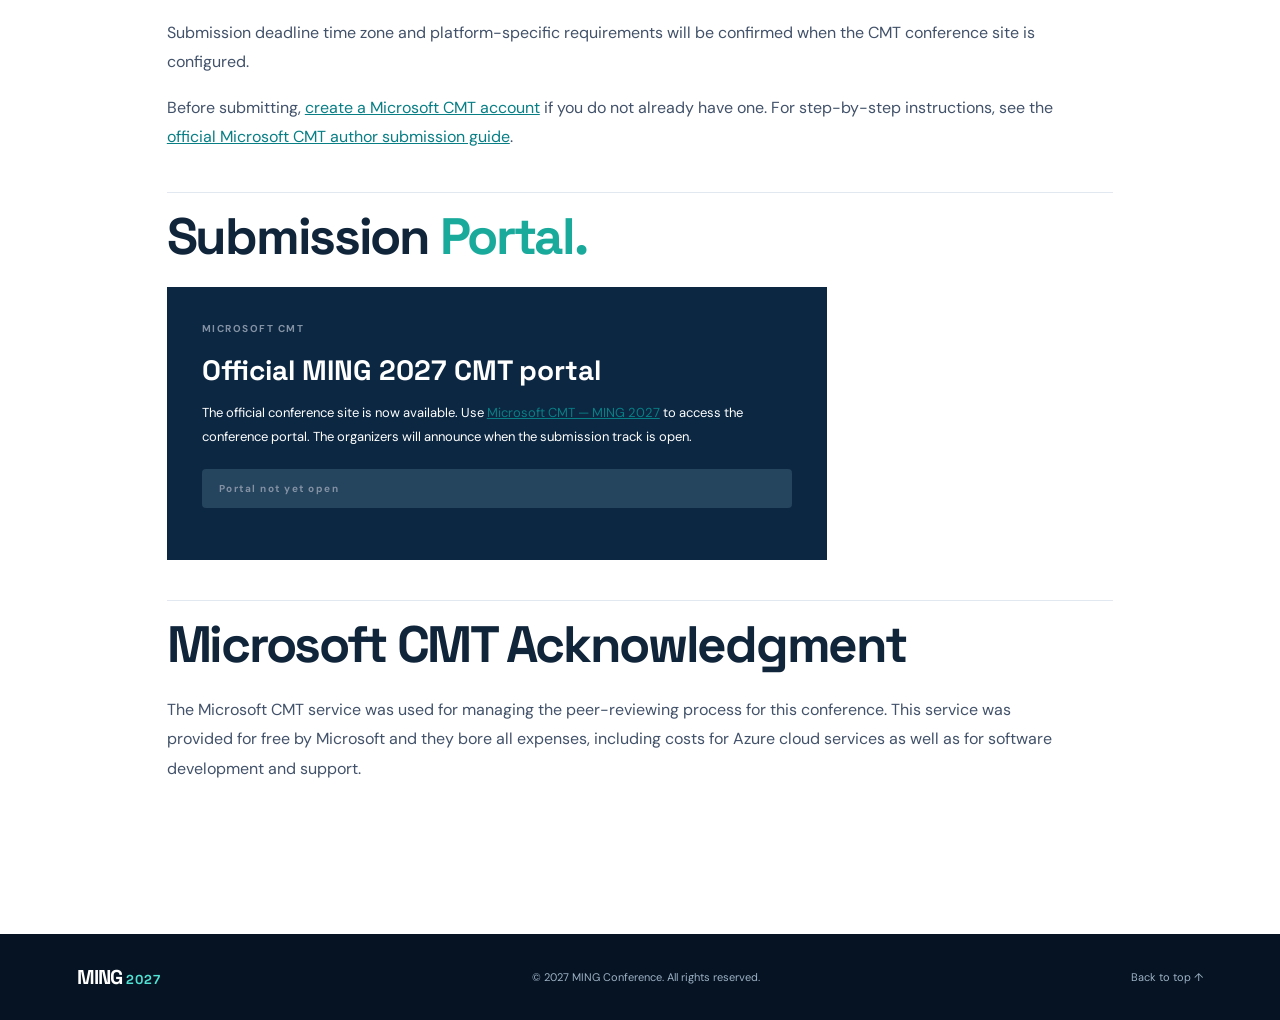
<file: submission.html>
<!DOCTYPE html>
<html lang="en"><head><meta charset="utf-8"/><meta content="width=device-width,initial-scale=1" name="viewport"/><meta content="MING 2027 author guidelines and Microsoft CMT submission instructions" name="description"/><title>Submission Guidelines | MING 2027</title><link href="style.css?v=18" rel="stylesheet"/></head><body><header class="nav"><a class="brand" href="index.html#home"><span class="brandmark">M<span>✦</span></span> MING <small>2027</small></a><button aria-expanded="false" aria-label="Toggle menu" class="menu">☰</button><nav id="navigation"><a href="index.html#about">About</a><a href="cfp.html">Topics</a><a href="index.html#dates">Dates</a><a href="committees.html">Committees</a><a href="submission.html">Submission</a><a href="index.html#publication">Publication</a><a href="index.html#registration">Registration</a><a href="index.html#venue">Venue</a><a href="index.html#contact">Contact</a></nav></header><main><section class="section submission-page"><div class="section-tag">MING 2027 / AUTHORS</div><h1 class="submission-heading">Paper <span>Submission.</span></h1><p class="intro">MING 2027 invites original research contributions in machine intelligence and next-generation computing. Please review the requirements below before submitting your manuscript.</p><div class="submission-deadlines"><div><span>Paper Submission Deadline</span><strong>February 1, 2027</strong></div><div><span>Revised Paper Submission Deadline</span><strong>April 1, 2027</strong></div><div><span>Notification of Acceptance</span><strong>May 31, 2027</strong></div></div><section class="submission-block" id="author-guidelines"><h2>Author <span>Guidelines.</span></h2><p>Submitted manuscripts must present original work relevant to the conference topics and must not be published or under review elsewhere. Authors should ensure that all co-authors have approved the submission and that the paper accurately represents the research conducted.</p><p>Manuscripts must be written in English and submitted as a readable PDF. Papers should clearly describe their contributions, methodology, results, and relevant references. Authors are responsible for obtaining permission for any third-party material included in their papers.</p><p><strong>Formatting template and page limits: </strong>The proceedings are tentatively planned for Springer Smart Innovation, Systems and Technologies (SIST), subject to publisher approval. Authors may consult the <a href="https://www.springernature.com/gp/authors/campaigns/conference-proceedings" rel="noopener noreferrer" target="_blank">Springer proceedings guidelines and templates</a> for manuscript preparation. The final required template and page limits will be confirmed by the organizers once the publication arrangement is finalized.</p></section><section class="submission-block" id="submission-guidelines"><h2>Submission <span>Guidelines.</span></h2><p>MING 2027 uses the <strong>Microsoft Conference Management Toolkit (CMT)</strong> for paper submission and peer review. The official conference site has been approved and is available at <a href="https://cmt3.research.microsoft.com/MING2027" rel="noopener" target="_blank">MING 2027 on Microsoft CMT</a>. Please check the CMT site to confirm whether paper submission is currently open.</p><ol><li>Read the conference <a href="cfp.html">Call for Papers</a> and confirm that your manuscript fits the scope.</li><li>Prepare an English-language PDF and check the current author requirements on this page.</li><li>Visit the <a href="https://cmt3.research.microsoft.com/MING2027" rel="noopener" target="_blank">official MING 2027 CMT site</a> and confirm that paper submission is open. Create or sign in to a CMT account.</li><li>Choose the appropriate subject area or track if prompted; enter the paper title, abstract, author information, and other required fields; upload the manuscript PDF.</li><li>Review the information carefully and complete the submission before the deadline. Follow the CMT confirmation instructions.</li></ol><p><strong>Important:</strong> The April 1, 2027 revised-paper deadline is intended for revisions requested through the conference review process; it is not a substitute for the initial February 1 submission deadline. Detailed revision instructions will be provided by the organizers.</p><p>Submission deadline time zone and platform-specific requirements will be confirmed when the CMT conference site is configured.</p><p>Before submitting, <a href="https://cmt3.research.microsoft.com/docs/help/general/account-creation.html" rel="noopener" target="_blank">create a Microsoft CMT account</a> if you do not already have one. For step-by-step instructions, see the <a href="https://cmtint.research.microsoft.com/docs/help/author/author-submission-form.html" rel="noopener" target="_blank">official Microsoft CMT author submission guide</a>.</p></section><section class="submission-block" id="submission-portal"><h2>Submission <span>Portal.</span></h2><div class="info-box"><span>MICROSOFT CMT</span><h3>Official MING 2027 CMT portal</h3><p>The official conference site is now available. Use <a href="https://cmt3.research.microsoft.com/MING2027" rel="noopener" target="_blank">Microsoft CMT — MING 2027</a> to access the conference portal. The organizers will announce when the submission track is open.</p><span class="disabled-btn">Portal not yet open</span></div></section><section class="submission-block" id="cmt-acknowledgment"><h2>Microsoft CMT Acknowledgment</h2><p>The Microsoft CMT service was used for managing the peer-reviewing process for this conference. This service was provided for free by Microsoft and they bore all expenses, including costs for Azure cloud services as well as for software development and support.</p></section></section></main><footer><a class="brand" href="index.html#home">MING <small>2027</small></a><span>© 2027 MING Conference. All rights reserved.</span><a href="index.html#home">Back to top ↑</a></footer><script src="script.js"></script></body></html>
</file>
<file: style.css>
@import url('https://fonts.googleapis.com/css2?family=DM+Sans:wght@400;500;600;700&family=Space+Grotesk:wght@400;500;600;700&display=swap');
:root{--navy:#071426;--ink:#10243a;--muted:#64758a;--cyan:#50e2d3;--blue:#4776ee;--light:#f4f7fb}*{box-sizing:border-box}html{scroll-behavior:smooth;scroll-padding-top:80px}body{margin:0;color:var(--ink);font-family:'DM Sans',Arial,sans-serif}h1,h2,h3,.brand{font-family:'Space Grotesk',sans-serif}a{text-decoration:none;color:inherit}.nav{height:78px;position:sticky;top:0;z-index:20;background:#08172b;display:flex;align-items:center;justify-content:space-between;padding:0 max(5%,calc((100vw - 1240px)/2));border-bottom:1px solid #ffffff16;color:white}.brand{font-size:24px;font-weight:700;letter-spacing:-1px;white-space:nowrap}.brand small{font-size:13px;color:var(--cyan);letter-spacing:1px}.brandmark{display:inline-block;margin-right:7px;color:#e7f4ff}.brandmark span{font-size:12px;color:var(--cyan)}nav{display:flex;gap:18px}nav a{font-size:12px;color:#d0dbe9;transition:color .2s}nav a:hover{color:var(--cyan)}.menu{display:none}.hero{min-height:670px;position:relative;overflow:hidden;background:radial-gradient(circle at 85% 55%,#173a62 0%,transparent 36%),linear-gradient(130deg,#071426,#0b2441 70%,#071b31);color:white}.hero-inner{max-width:1240px;margin:auto;padding:112px 5% 50px;position:relative;z-index:2}.eyebrow{font-size:11px;letter-spacing:2.5px;color:#b7d0e4;font-weight:700}.dot{display:inline-block;width:7px;height:7px;border-radius:50%;background:var(--cyan);margin-right:8px;box-shadow:0 0 12px var(--cyan)}h1{font-size:clamp(48px,6.2vw,91px);letter-spacing:-4px;line-height:1.09;margin:28px 0 30px;font-weight:600}h1 em{font-style:normal;color:var(--cyan)}.conference-name{font-size:18px;line-height:1.6;color:#bacde0}.conference-name strong{color:white;font-weight:600}.hero-meta{display:flex;gap:34px;margin-top:30px;font-size:14px;color:#d3e0ed}.hero-actions{display:flex;gap:12px;margin-top:36px}.btn{padding:15px 23px;border-radius:5px;font-size:13px;font-weight:700}.primary{background:var(--cyan);color:#072337}.primary span{margin-left:15px}.secondary{border:1px solid #64819b;color:#e4f0fb}.hero-foot{margin-top:91px;color:#7b9bb5;font-size:10px;letter-spacing:2px}.hero-foot span{color:var(--cyan);margin:0 15px}.orb{position:absolute;width:410px;height:410px;right:9%;top:150px;border:1px solid #5bcdd13d;border-radius:50%;box-shadow:0 0 0 45px #52d7dd08,0 0 0 95px #52d7dd08,0 0 100px #2e98bd25;transform:rotate(-24deg)}.orb:before,.orb:after{content:'';position:absolute;inset:45px;border:1px dashed #55e4dc50;border-radius:50%}.orb:after{inset:110px;border-style:solid}.orb-inner{position:absolute;inset:160px;border-radius:50%;background:#50e2d3;box-shadow:0 0 85px 40px #50e2d340}.glow{position:absolute;border-radius:50%;filter:blur(90px);opacity:.18}.glow.one{width:250px;height:250px;background:#36c8ee;right:8%;top:20%}.glow.two{width:250px;height:250px;background:#4e64ff;right:35%;bottom:0}.announcement{background:#e8f8f6;display:flex;align-items:center;justify-content:center;gap:24px;padding:18px 5%;font-size:13px}.announcement p{margin:0}.pill{font-size:10px;letter-spacing:1.4px;color:#00695e;font-weight:700}.section{padding:110px max(6%,calc((100vw - 1150px)/2))}.section.shaded{background:var(--light)}.section-tag{font-size:11px;letter-spacing:2.2px;color:#1a9a9b;font-weight:700;margin-bottom:24px}.section h2{font-size:clamp(35px,4vw,57px);line-height:1.15;letter-spacing:-2.3px;margin:0 0 34px}.section h2 span{color:#5085ad}.split{display:grid;grid-template-columns:1fr 1fr;gap:75px}.copy p,.intro{font-size:15px;color:#56677b;line-height:1.95;margin:0 0 20px}.chips{display:flex;gap:8px;flex-wrap:wrap;margin-top:25px}.chips span{font-size:11px;padding:9px 12px;background:#e9f2f8;color:#30617e;border-radius:4px}.section-heading{display:flex;align-items:end;justify-content:space-between;gap:40px;margin-bottom:20px}.section-heading p{max-width:390px;color:#64758a;font-size:14px;line-height:1.8}.grid{display:grid;grid-template-columns:repeat(3,1fr);gap:16px}.card{background:white;border:1px solid #e3eaf2;padding:30px;min-height:260px;transition:transform .2s,box-shadow .2s}.card:hover{transform:translateY(-4px);box-shadow:0 15px 35px #1532500f}.number{color:#21a6ad;font-family:'Space Grotesk';font-size:14px;margin-bottom:29px}.card h3{font-size:18px;line-height:1.4;margin:0 0 14px}.card p{font-size:13px;line-height:1.8;color:#67788a;margin:0}.note{font-size:12px;color:#77879a;margin-top:25px;line-height:1.7}.timeline{border-top:1px solid #dbe3eb}.timeline>div{display:flex;justify-content:space-between;padding:23px 0;border-bottom:1px solid #dbe3eb;gap:20px}.timeline span{color:#43566a;font-size:15px}.timeline strong{font-size:14px;color:#168f94}.committee-grid{display:grid;grid-template-columns:repeat(3,1fr);gap:14px;margin-top:30px}.committee-grid>div{background:white;padding:28px;border:1px solid #e0e7ef;min-height:118px}.committee-grid span,.info-box>span,.placeholder span,.venue-box span{display:block;color:#8492a4;font-size:10px;letter-spacing:1.5px;font-weight:700;margin-bottom:17px}.committee-grid strong{font-size:15px}.info-box{padding:35px;background:#0c2742;color:white}.info-box h3{font-size:28px;margin:0 0 12px}.info-box p{color:#b9c9d9;line-height:1.8;font-size:13px}.disabled-btn{display:inline-block;background:#25445e;color:#a8c2d0;padding:13px 17px;font-size:12px;margin-top:20px;border-radius:4px}.publication-box{display:flex;gap:30px;background:white;padding:42px;border:1px solid #dce7ef}.publication-icon{font-size:45px;color:#219ea4}.publication-box h3{font-size:23px;margin:0 0 15px}.publication-box p{font-size:14px;color:#607187;line-height:1.9}.publication-box .disclaimer{font-size:12px;color:#96744d}.placeholder{border:1px dashed #bacbda;background:#f9fbfd;padding:38px;margin-top:35px}.placeholder strong{font-size:25px}.venue-box{display:flex;justify-content:space-between;align-items:center;background:#0b2944;color:white;padding:45px;overflow:hidden}.venue-box h3{font-size:32px;margin:0 0 12px}.venue-box p{color:#c2d3df;max-width:480px;font-size:14px;line-height:1.8}.venue-graphic{font-size:150px;color:#2ebdb54a}.contact{background:#071a2f;color:white}.contact h2 span{color:var(--cyan)}.contact>p{color:#a8c1d5}.contact-line{border-top:1px solid #ffffff28;margin-top:55px;padding-top:22px;font-size:12px;color:#9eb4c8}footer{display:flex;justify-content:space-between;align-items:center;padding:30px 6%;background:#061323;color:#9db2c5;font-size:11px}footer .brand{color:white;font-size:20px}@media(max-width:1050px){nav{gap:10px}nav a{font-size:11px}.orb{right:-15%;opacity:.45}.hero-inner{padding-left:6%}}@media(max-width:780px){.nav{padding:0 5%;height:68px}.menu{display:block;background:none;color:white;border:0;font-size:24px}nav{display:none;position:absolute;top:68px;left:0;right:0;background:#08172b;padding:20px 6%;flex-direction:column;gap:0}nav.open{display:flex}nav a{padding:12px 0;font-size:14px}.hero{min-height:620px}.hero-inner{padding:95px 6% 45px}h1{letter-spacing:-2px}.orb{right:-230px;top:200px;opacity:.25}.hero-meta,.hero-actions{flex-wrap:wrap;gap:14px}.hero-foot{margin-top:80px}.section{padding:75px 6%}.split{grid-template-columns:1fr;gap:20px}.grid,.committee-grid{grid-template-columns:1fr 1fr}.section-heading{display:block}.announcement{display:block}.announcement p{margin-top:8px}.venue-graphic{display:none}footer{gap:20px;flex-wrap:wrap}}@media(max-width:500px){.grid,.committee-grid{grid-template-columns:1fr}.hero-meta{display:grid}.btn{width:100%;text-align:center}.hero-actions{display:grid}.timeline>div{flex-direction:column;gap:7px}.publication-box{padding:25px;display:block}.publication-icon{margin-bottom:20px}.section h2{letter-spacing:-1.5px}}


/* V7: controlled two-column hero; artwork cannot escape its column */
.nav{height:82px;padding:0 max(4%,calc((100vw - 1390px)/2));gap:20px}
.nav .brand{font-size:24px}.nav nav{gap:clamp(10px,1.15vw,20px);align-items:center}.nav nav a{font-size:clamp(12px,0.95vw,15px);font-weight:500;white-space:nowrap}
.hero{position:relative;isolation:isolate;min-height:690px;overflow:hidden;background:radial-gradient(ellipse at 83% 48%,#194466 0%,transparent 52%),linear-gradient(115deg,#071426,#0b2340 70%,#09213b);color:white}
.hero-layout{position:relative;z-index:2;display:grid;grid-template-columns:minmax(0,1.08fr) minmax(0,.92fr);align-items:center;gap:clamp(24px,3vw,54px);max-width:1390px;min-height:690px;margin:0 auto;padding:65px 4% 100px}
.hero-inner{min-width:0;max-width:none;margin:0;padding:0;position:relative;z-index:2}
.hero .eyebrow{font-size:clamp(13px,1vw,15px);letter-spacing:2px}
.hero .conference-title{font-size:clamp(72px,7.2vw,113px);line-height:1.04;letter-spacing:-5px;margin:27px 0 30px;font-weight:700;white-space:nowrap}
.hero .conference-name{font-size:clamp(23px,2vw,30px);line-height:1.4;color:#e4f1fc;max-width:660px;margin:0}
.hero .conference-name strong{font-weight:700;color:white}
.hero .hero-meta{display:flex;flex-wrap:wrap;gap:14px 28px;margin-top:34px;font-size:clamp(16px,1.3vw,19px);font-weight:500}
.hero .hero-actions{display:flex;flex-wrap:wrap;gap:12px;margin-top:32px}.hero .btn{font-size:15px}
.hero-art{position:relative;inset:auto;z-index:1;display:flex;align-items:center;justify-content:center;width:100%;min-width:0;max-width:100%;height:auto;overflow:hidden;filter:drop-shadow(0 10px 30px #20b6d320)}
.hero-art img{display:block;width:100%;max-width:560px;height:auto;max-height:530px;object-fit:contain}
.nanjing-skyline{position:absolute;z-index:0;bottom:0;left:0;width:100%;height:170px;background:url('assets/nanjing-skyline.svg') center bottom / cover no-repeat;opacity:.32;pointer-events:none}
.hero:after{content:'';position:absolute;z-index:1;inset:auto 0 0;height:165px;background:linear-gradient(0deg,#071426 0%,transparent 100%);pointer-events:none;opacity:.38}
.hero .glow{pointer-events:none}
@media(max-width:1100px){.nav nav{gap:10px}.nav nav a{font-size:12px}.hero-layout{grid-template-columns:minmax(0,1.15fr) minmax(0,.85fr);gap:12px}.hero .conference-title{font-size:clamp(65px,7.4vw,90px)}.hero .conference-name{font-size:clamp(21px,2.3vw,27px)}}
@media(max-width:780px){.nav{height:68px;padding:0 5%}.nav nav{display:none;position:absolute;top:68px;left:0;right:0;background:#08172b;padding:20px 6%;flex-direction:column;gap:0}.nav nav.open{display:flex}.nav nav a{font-size:15px;padding:12px 0}.hero{min-height:0}.hero-layout{display:flex;flex-direction:column;align-items:stretch;min-height:0;gap:15px;padding:75px 6% 80px}.hero .conference-title{font-size:clamp(60px,12vw,90px);white-space:normal;letter-spacing:-3px}.hero .conference-name{font-size:clamp(21px,4vw,27px)}.hero .hero-meta{font-size:16px}.hero-art{max-width:420px;align-self:center;opacity:.8}.hero-art img{max-height:330px}.nanjing-skyline{height:130px;opacity:.22}}
@media(max-width:500px){.hero .conference-title{font-size:clamp(55px,14vw,74px)}.hero .conference-name{font-size:20px}.hero .hero-meta{font-size:15px}.hero .btn{font-size:14px}.hero-art{max-width:330px}.hero-art img{max-height:260px}}

/* V8: Nanjing panorama as sole hero artwork; no oversized chip illustration.
   Photograph: HanjoH, Wikimedia Commons, CC BY 3.0; modified with dark overlay. */
.hero{background-color:#07182b;background-image:linear-gradient(90deg,rgba(4,17,35,.97) 0%,rgba(5,21,41,.91) 36%,rgba(5,24,47,.57) 68%,rgba(6,25,49,.35) 100%),linear-gradient(0deg,rgba(5,19,38,.52),rgba(5,19,38,.08)),url('https://commons.wikimedia.org/wiki/Special:FilePath/Nanjing_Skyline_2010.jpg');background-size:cover;background-position:center 48%;}
.hero-layout{grid-template-columns:minmax(0,1fr);max-width:1390px;align-items:center;}
.hero-inner{max-width:790px;}
.hero .conference-name{max-width:700px;}
.hero .glow,.hero .nanjing-skyline,.hero .hero-art{display:none!important;}
.hero:after{height:130px;opacity:.65;}
.chair-group{margin-top:40px;}
.chair-group h2{font-size:clamp(23px,2.3vw,32px);margin:0 0 17px;letter-spacing:-.8px;}
.chair-cards{display:grid;grid-template-columns:repeat(3,minmax(0,1fr));gap:16px;}
.chair-card{display:flex;gap:18px;align-items:center;padding:24px;border:1px solid #dce6ee;background:#f8fbfe;border-radius:10px;min-width:0;}
.chair-avatar{flex:0 0 72px;width:72px;height:72px;border-radius:50%;display:grid;place-items:center;background:#e2f8f5;border:2px solid #46cfc5;color:#136e7b;font-family:'Space Grotesk',sans-serif;font-size:23px;font-weight:700;}
.chair-detail{min-width:0}.chair-detail h3{font-size:19px;margin:0 0 8px;color:#10243a}.chair-detail p{font-size:14px;line-height:1.55;color:#50657b;margin:0 0 6px}.chair-detail span{font-size:12px;font-weight:700;color:#168f94;}
@media(max-width:1000px){.chair-cards{grid-template-columns:repeat(2,minmax(0,1fr))}}
@media(max-width:780px){.hero{background-position:62% center}.hero-layout{display:flex;min-height:610px}.hero-inner{max-width:100%}.chair-cards{grid-template-columns:1fr}}
@media(max-width:500px){.hero{background-position:62% center}.chair-card{padding:18px}.chair-avatar{flex-basis:58px;width:58px;height:58px;font-size:19px}}

.photo-credit{font-size:10px;max-width:220px;line-height:1.5}.photo-credit a{text-decoration:underline;text-underline-offset:2px}

/* V9: brighter Xuanwu Lake panoramic hero; retains readable left-side typography */
.hero{background-color:#153b60;background-image:linear-gradient(90deg,rgba(5,24,46,.90) 0%,rgba(7,33,58,.75) 30%,rgba(7,35,62,.31) 58%,rgba(5,30,58,.03) 100%),url('https://commons.wikimedia.org/wiki/Special:FilePath/Nanjing%20-%20Skyline%20from%20Xuanwu%20Lake.jpg?width=3840');background-size:cover;background-position:center 53%;}
.hero:after{opacity:.17;height:110px}
.nav{background:#0c2948}
.chair-photo{object-fit:cover;object-position:center 32%;background:#e9f0f7;border:3px solid #48c9d0;display:block;flex-shrink:0}
@media(max-width:780px){.hero{background-position:60% center;background-image:linear-gradient(90deg,rgba(5,24,46,.87),rgba(7,33,58,.48)),url('https://commons.wikimedia.org/wiki/Special:FilePath/Nanjing%20-%20Skyline%20from%20Xuanwu%20Lake.jpg?width=3840')}}

/* V12: compact, photo-free TPC roster */
.tpc-list{display:grid;grid-template-columns:repeat(2,minmax(0,1fr));gap:14px;margin-top:25px;}
.tpc-member{padding:19px 22px;background:#f8fbfe;border:1px solid #dce6ee;border-radius:9px;}
.tpc-member h3{font-size:16px;margin:0 0 8px;line-height:1.35;}
.tpc-member p{font-size:13px;line-height:1.55;color:#61758b;margin:0;}
@media(max-width:700px){.tpc-list{grid-template-columns:1fr;}}

/* V16: Submission guidelines */
.submission-page{padding-top:145px;max-width:1100px;margin:0 auto}.submission-heading{font-size:clamp(2.4rem,5vw,4rem);margin:12px 0 20px}.submission-heading span{color:#49d9c4}.submission-deadlines{display:grid;grid-template-columns:repeat(3,minmax(0,1fr));gap:16px;margin:36px 0 46px}.submission-deadlines>div{padding:22px;border:1px solid #d9e4ee;border-radius:14px;background:#f5f9fc;display:flex;flex-direction:column;gap:8px}.submission-deadlines span{font-size:.87rem;color:#516277}.submission-deadlines strong{font-size:1.15rem;color:#10203c}.submission-block{margin:40px 0;padding-top:15px;border-top:1px solid #e2e8f0}.submission-block h2{margin-bottom:20px}.submission-block h2 span{color:#19aa9c}.submission-block p,.submission-block li{line-height:1.85;color:#42526a;max-width:900px}.submission-block ol{padding-left:24px}.submission-block li{margin:9px 0}.submission-block a{color:#087e85;text-decoration:underline}.submission-block .info-box{max-width:660px}.submission-block .info-box p{color:inherit}@media(max-width:760px){.submission-deadlines{grid-template-columns:1fr}.submission-page{padding-top:110px}}

.cmt-note{padding-top:26px;padding-bottom:26px;font-size:13px;opacity:.78}.cmt-note h2{font-size:16px;margin:0 0 10px}.cmt-note p{max-width:1000px;line-height:1.6}
</file>
